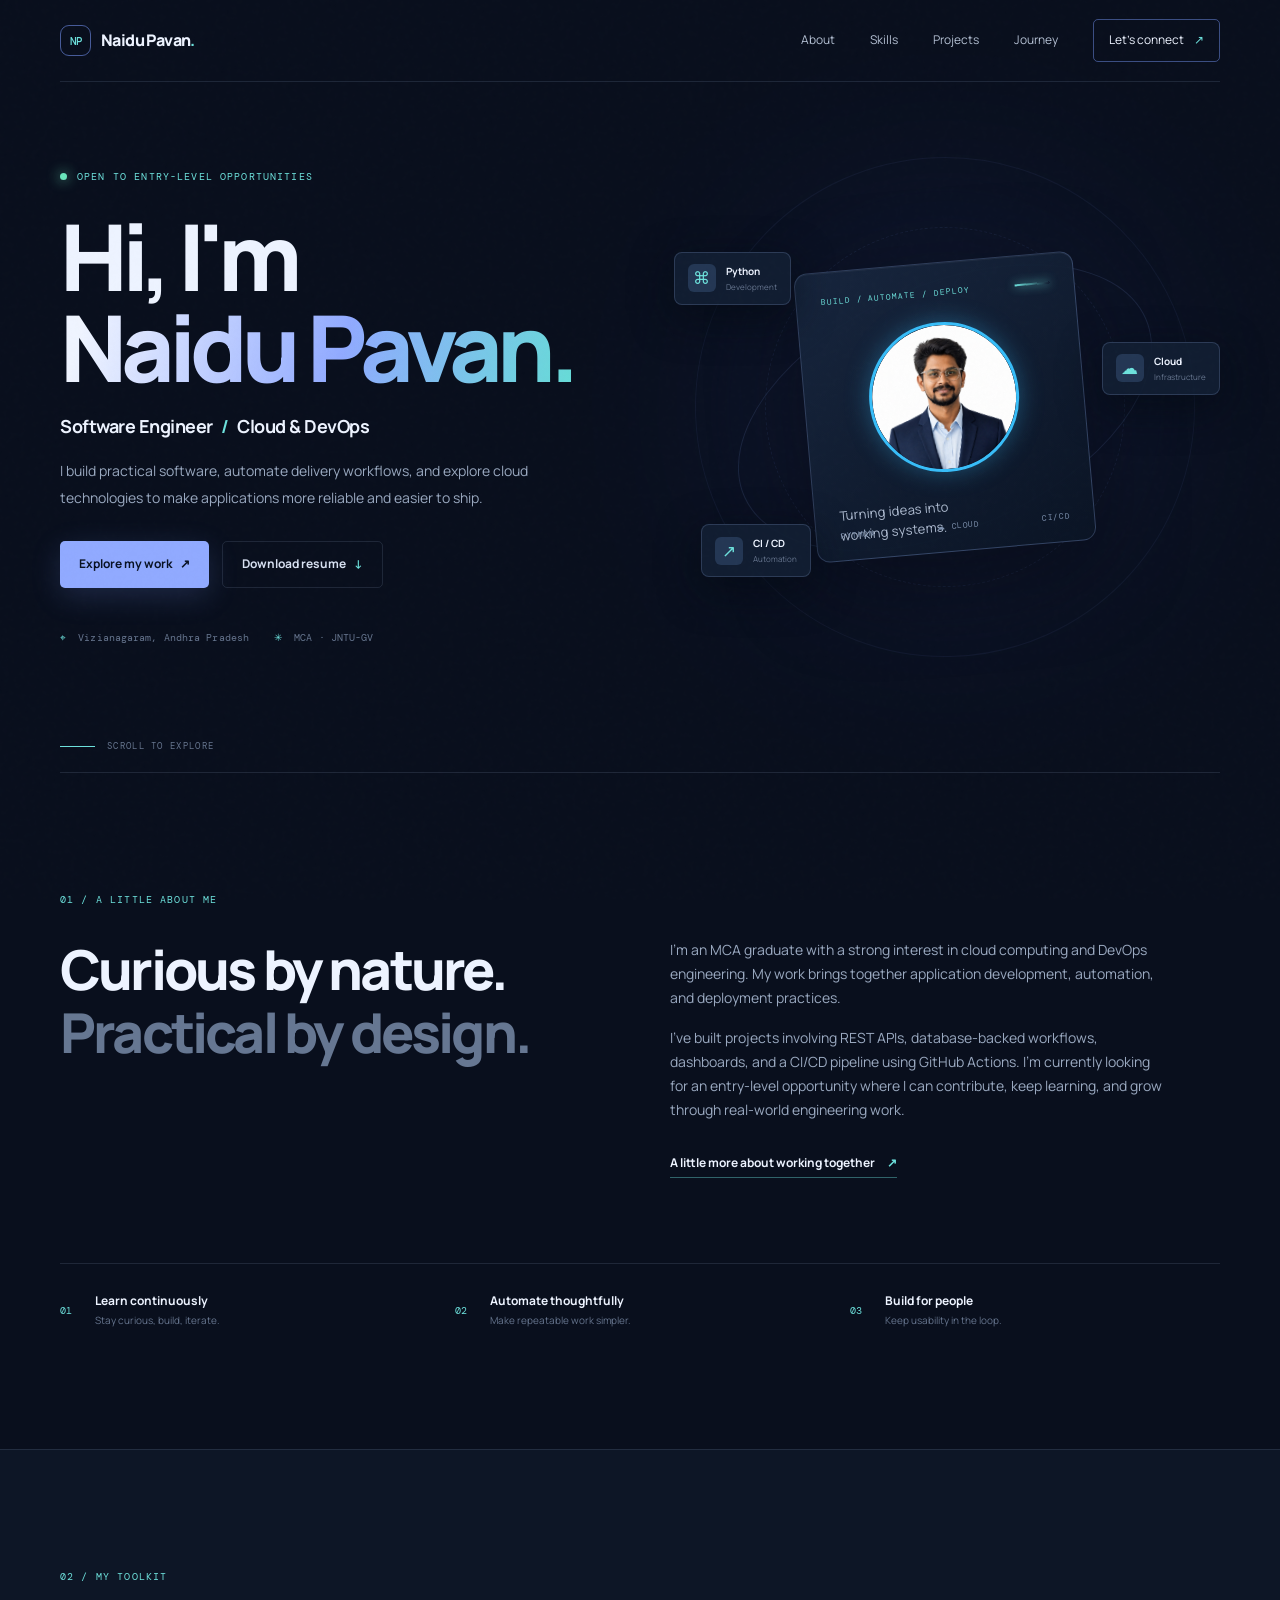
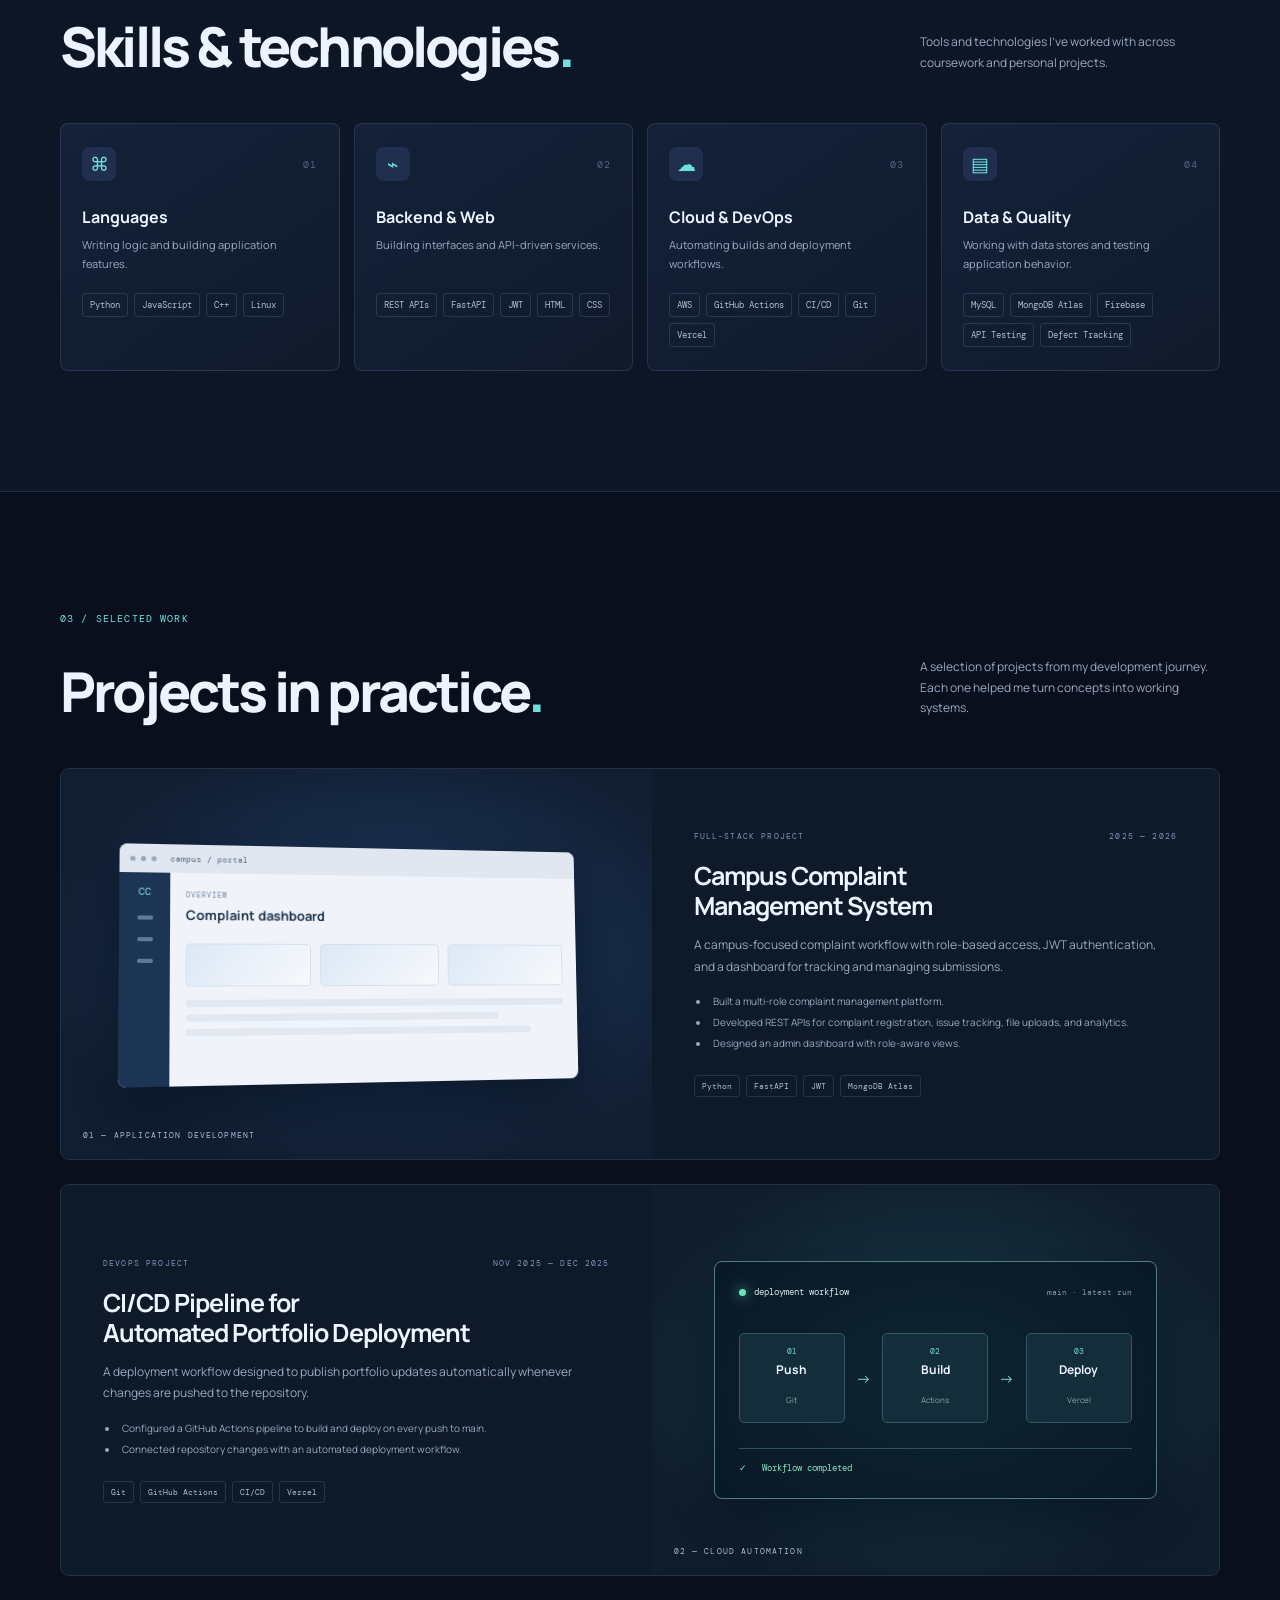
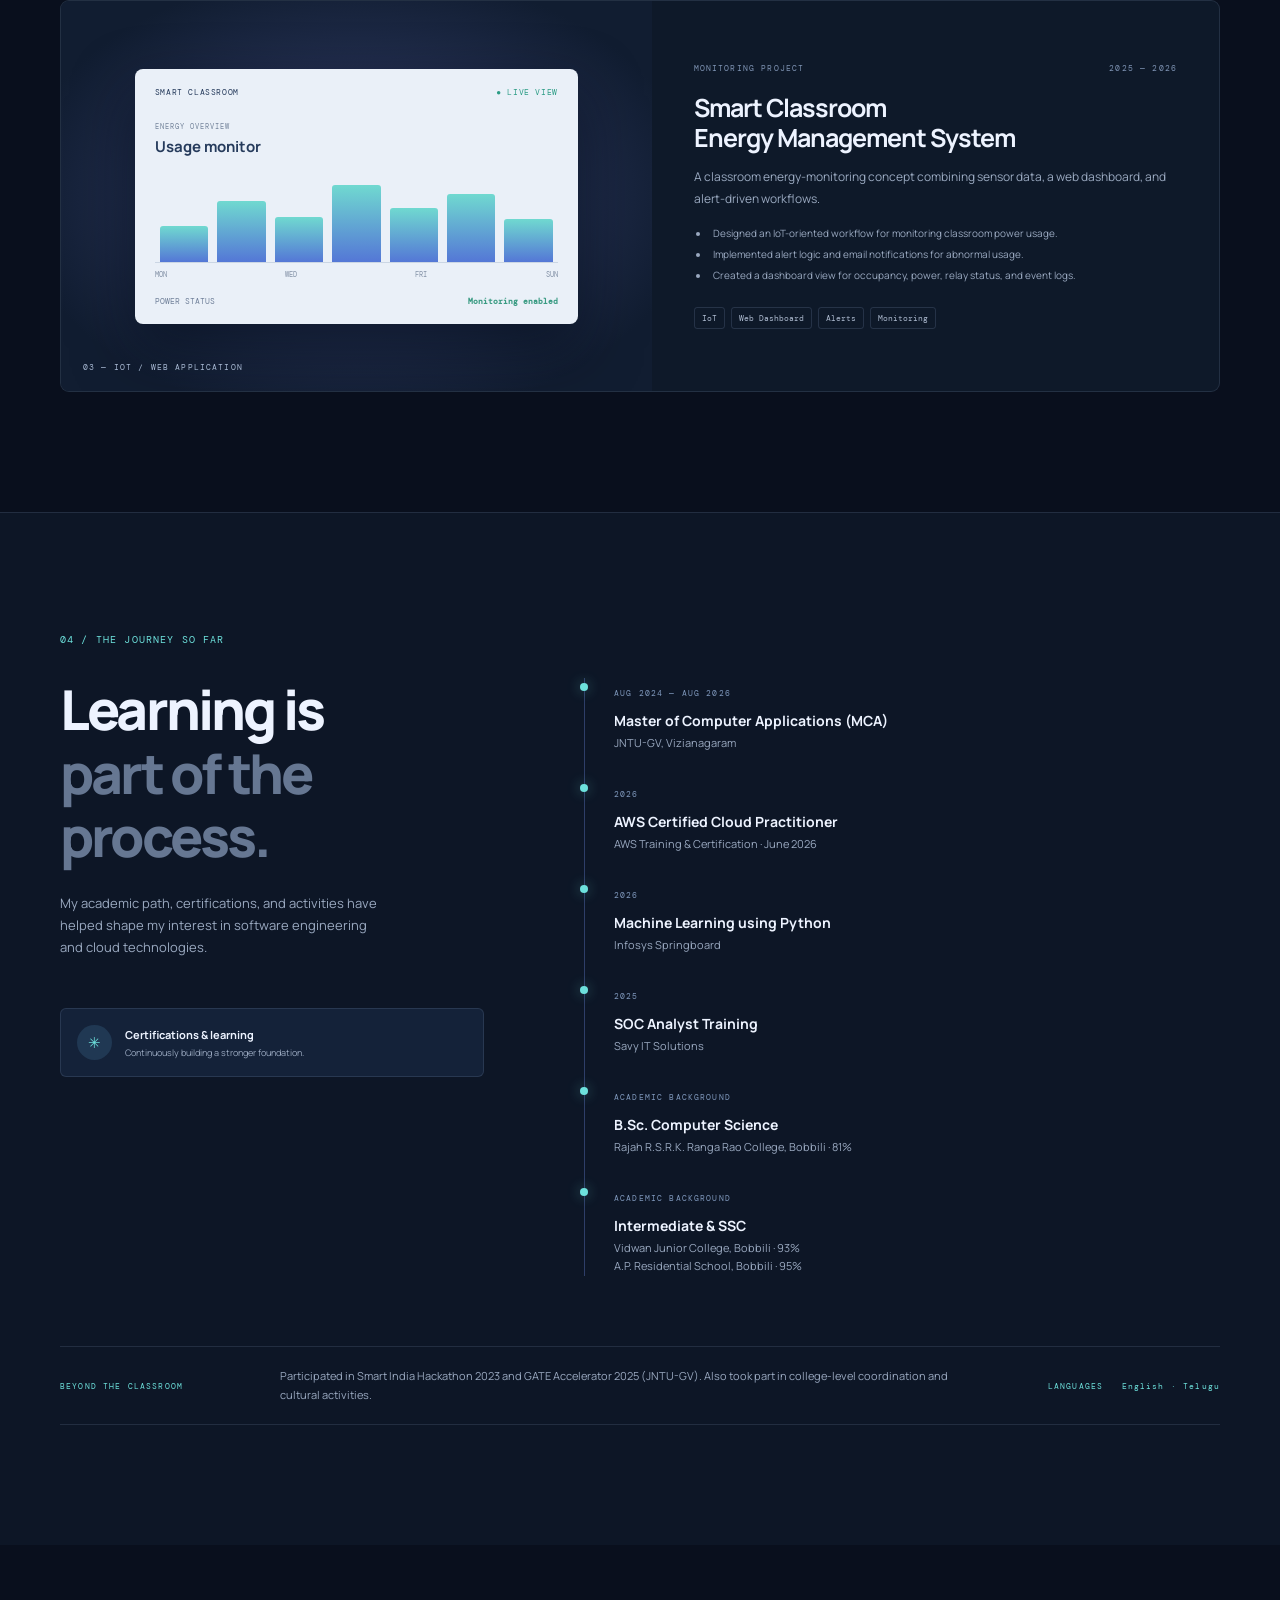
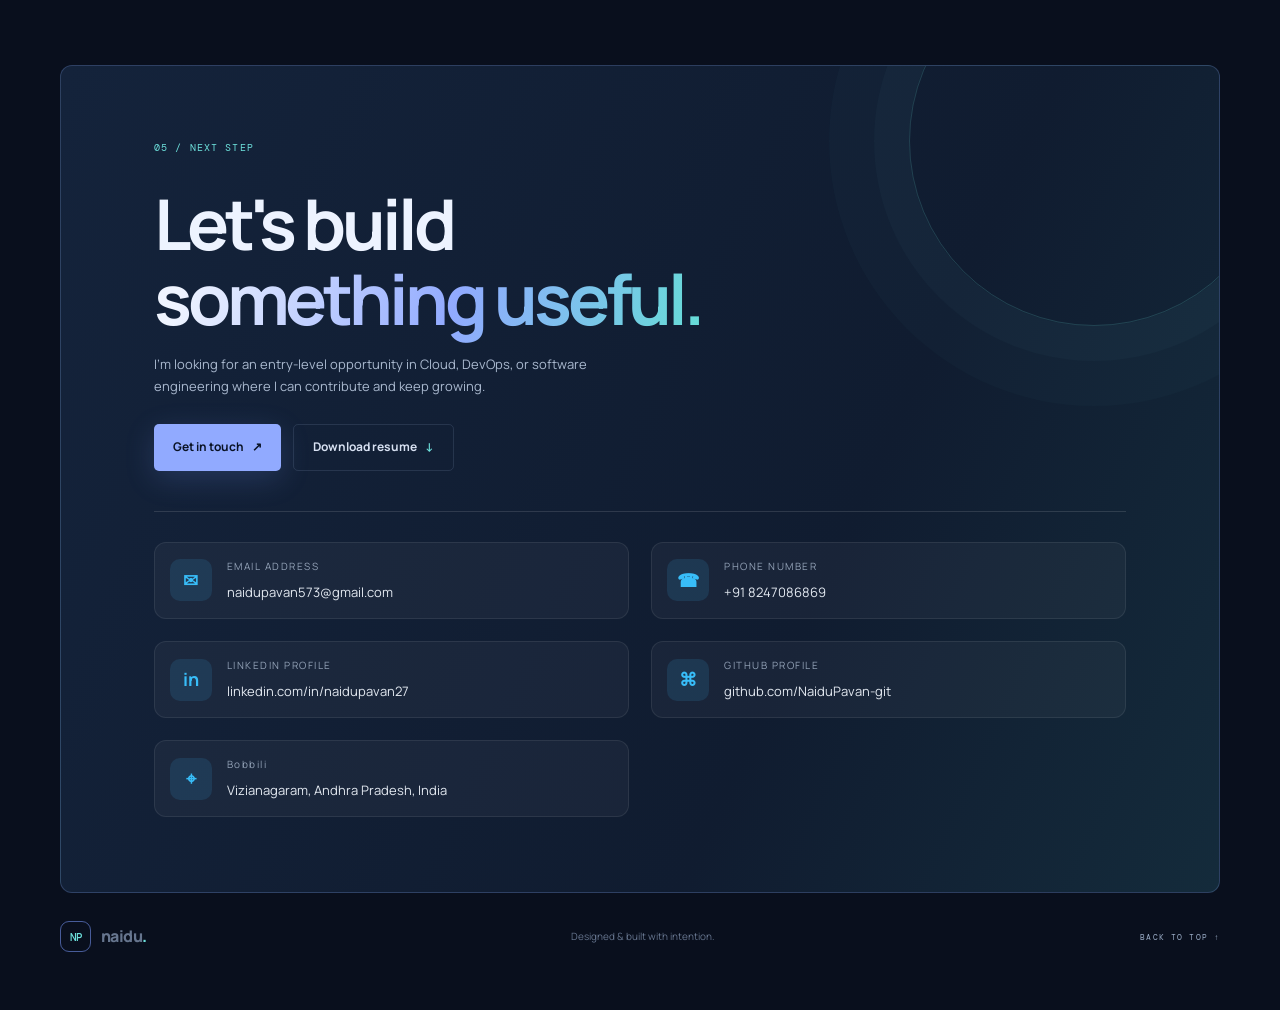
<file: index.html>
<!doctype html>
<html lang="en">
<head>
  <meta charset="utf-8"><meta name="viewport" content="width=device-width, initial-scale=1">
  <meta name="description" content="Naidu Pavan — Software Engineer focused on Cloud, DevOps, Python and automation. Explore projects, skills, education and certifications.">
  <meta name="theme-color" content="#0a1020">
  <meta property="og:title" content="Naidu Pavan | Software Engineer · Cloud & DevOps">
  <meta property="og:description" content="Building reliable applications and automated cloud workflows.">
  <title>Naidu Pavan — Software Engineer | Cloud & DevOps</title>
  <link rel="preconnect" href="https://fonts.googleapis.com"><link rel="preconnect" href="https://fonts.gstatic.com" crossorigin>
  <link href="https://fonts.googleapis.com/css2?family=DM+Mono:wght@400;500&family=Manrope:wght@400;500;600;700;800&display=swap" rel="stylesheet">
  <link rel="stylesheet" href="styles.css">
  <script type="application/ld+json">{"@context":"https://schema.org","@type":"Person","name":"Naidu Pavan","jobTitle":"Software Engineer | Cloud & DevOps","address":{"@type":"PostalAddress","addressLocality":"Vizianagaram","addressRegion":"Andhra Pradesh","addressCountry":"IN"},"knowsAbout":["Python","Linux","Cloud Computing","DevOps","CI/CD","AWS","GitHub Actions","REST APIs"]}</script>
</head>
<body>
  <div class="noise" aria-hidden="true"></div>
  <header class="site-header" id="top">
    <a class="brand" href="#top" aria-label="Naidu Pavan home"><span class="brand-mark">NP</span><span>Naidu Pavan<span class="brand-dot">.</span></span></a>
    <button class="menu-toggle" aria-label="Open navigation" aria-expanded="false"><span></span><span></span></button>
    <nav class="nav" aria-label="Main navigation">
      <a href="#about">About</a><a href="#skills">Skills</a><a href="#work">Projects</a><a href="#journey">Journey</a><a class="nav-cta" href="#contact">Let's connect <span>↗</span></a>
    </nav>
  </header>
  <main>
    <section class="hero section-wrap">
      <div class="hero-copy reveal">
        <div class="eyebrow"><span class="status-dot"></span> OPEN TO ENTRY-LEVEL OPPORTUNITIES</div>
        <h1>Hi, I'm<br><span class="gradient-text">Naidu Pavan.</span></h1>
        <p class="hero-role">Software Engineer <span class="slash">/</span> Cloud &amp; DevOps</p>
        <p class="hero-lede">I build practical software, automate delivery workflows, and explore cloud technologies to make applications more reliable and easier to ship.</p>
        <div class="hero-actions"><a class="button button-primary" href="#work">Explore my work <span>↗</span></a><a class="button button-quiet" href="assets/Naidu_Pavan_Resume%20SE.pdf" download>Download resume <span>↓</span></a></div>
        <div class="hero-meta"><span><i class="meta-icon">⌖</i> Vizianagaram, Andhra Pradesh</span><span><i class="meta-icon">✳</i> MCA · JNTU-GV</span></div>
      </div>
      <div class="hero-art reveal" aria-label="Abstract illustration representing cloud engineering and connected systems">
        <div class="orbit orbit-one"></div><div class="orbit orbit-two"></div><div class="orbit orbit-three"></div>
        <div class="core-card"><div class="core-top"><span class="mini-label">BUILD / AUTOMATE / DEPLOY</span><span class="pulse-line"></span></div>
        <div class="profile-photo">
            <img src="images/Pavan.jpg" alt="Naidu Pavan Profile Picture">
        </div>
        <div class="core-caption">Turning ideas into<br>working systems.</div><div class="core-bottom"><span>PYTHON</span><span>☁ CLOUD</span><span>CI/CD</span></div></div>
        <div class="float-chip chip-python"><span class="chip-symbol">⌘</span><span><b>Python</b><small>Development</small></span></div>
        <div class="float-chip chip-cloud"><span class="chip-symbol">☁</span><span><b>Cloud</b><small>Infrastructure</small></span></div>
        <div class="float-chip chip-pipeline"><span class="chip-symbol">↗</span><span><b>CI / CD</b><small>Automation</small></span></div>
        <div class="art-glow"></div>
      </div>
      <a class="scroll-cue" href="#about"><span class="scroll-line"></span> SCROLL TO EXPLORE</a>
    </section>

    <section class="intro section-wrap section-pad" id="about">
      <div class="section-kicker reveal">01 / A LITTLE ABOUT ME</div>
      <div class="intro-grid"><h2 class="section-title reveal">Curious by nature.<br><span class="muted-title">Practical by design.</span></h2><div class="intro-body reveal"><p>I'm an MCA graduate with a strong interest in cloud computing and DevOps engineering. My work brings together application development, automation, and deployment practices.</p><p>I've built projects involving REST APIs, database-backed workflows, dashboards, and a CI/CD pipeline using GitHub Actions. I'm currently looking for an entry-level opportunity where I can contribute, keep learning, and grow through real-world engineering work.</p><div class="text-link-row"><a href="#contact" class="text-link">A little more about working together <span>↗</span></a></div></div></div>
      <div class="principles reveal"><div><span class="principle-no">01</span><b>Learn continuously</b><small>Stay curious, build, iterate.</small></div><div><span class="principle-no">02</span><b>Automate thoughtfully</b><small>Make repeatable work simpler.</small></div><div><span class="principle-no">03</span><b>Build for people</b><small>Keep usability in the loop.</small></div></div>
    </section>

    <section class="skills-section section-pad" id="skills"><div class="section-wrap"><div class="section-kicker reveal">02 / MY TOOLKIT</div><div class="section-heading-row"><h2 class="section-title reveal">Skills &amp; technologies<span class="title-period">.</span></h2><p class="section-aside reveal">Tools and technologies I've worked with across coursework and personal projects.</p></div>
      <div class="skill-grid">
        <article class="skill-card reveal"><div class="skill-card-head"><span class="skill-icon">⌘</span><span class="card-index">01</span></div><h3>Languages</h3><p>Writing logic and building application features.</p><div class="tags"><span>Python</span><span>JavaScript</span><span>C++</span><span>Linux</span></div></article>
        <article class="skill-card reveal"><div class="skill-card-head"><span class="skill-icon">⌁</span><span class="card-index">02</span></div><h3>Backend &amp; Web</h3><p>Building interfaces and API-driven services.</p><div class="tags"><span>REST APIs</span><span>FastAPI</span><span>JWT</span><span>HTML</span><span>CSS</span></div></article>
        <article class="skill-card reveal"><div class="skill-card-head"><span class="skill-icon">☁</span><span class="card-index">03</span></div><h3>Cloud &amp; DevOps</h3><p>Automating builds and deployment workflows.</p><div class="tags"><span>AWS</span><span>GitHub Actions</span><span>CI/CD</span><span>Git</span><span>Vercel</span></div></article>
        <article class="skill-card reveal"><div class="skill-card-head"><span class="skill-icon">▤</span><span class="card-index">04</span></div><h3>Data &amp; Quality</h3><p>Working with data stores and testing application behavior.</p><div class="tags"><span>MySQL</span><span>MongoDB Atlas</span><span>Firebase</span><span>API Testing</span><span>Defect Tracking</span></div></article>
      </div>
    </div></section>

    <section class="work-section section-pad" id="work"><div class="section-wrap"><div class="section-kicker reveal">03 / SELECTED WORK</div><div class="section-heading-row"><h2 class="section-title reveal">Projects in practice<span class="title-period">.</span></h2><p class="section-aside reveal">A selection of projects from my development journey. Each one helped me turn concepts into working systems.</p></div>
      <div class="project-list">
        <article class="project-card reveal"><div class="project-visual visual-campus"><div class="visual-window"><div class="window-bar"><i></i><i></i><i></i><span>campus / portal</span></div><div class="mock-layout"><div class="mock-side"><b>CC</b><i></i><i></i><i></i></div><div class="mock-main"><small>OVERVIEW</small><b>Complaint dashboard</b><div class="mock-stats"><span></span><span></span><span></span></div><div class="mock-table"><i></i><i></i><i></i></div></div></div></div><span class="visual-caption">01 — APPLICATION DEVELOPMENT</span></div><div class="project-info"><div class="project-topline"><span>FULL-STACK PROJECT</span><span>2025 — 2026</span></div><h3>Campus Complaint<br>Management System</h3><p>A campus-focused complaint workflow with role-based access, JWT authentication, and a dashboard for tracking and managing submissions.</p><ul class="project-points"><li>Built a multi-role complaint management platform.</li><li>Developed REST APIs for complaint registration, issue tracking, file uploads, and analytics.</li><li>Designed an admin dashboard with role-aware views.</li></ul><div class="project-tags"><span>Python</span><span>FastAPI</span><span>JWT</span><span>MongoDB Atlas</span></div></div></article>
        <article class="project-card project-reverse reveal"><div class="project-visual visual-pipeline"><div class="pipeline-board"><div class="pipeline-title"><span class="green-dot"></span> deployment workflow <small>main · latest run</small></div><div class="pipeline-steps"><div class="pipeline-step"><span>01</span><b>Push</b><small>Git</small></div><i>→</i><div class="pipeline-step"><span>02</span><b>Build</b><small>Actions</small></div><i>→</i><div class="pipeline-step"><span>03</span><b>Deploy</b><small>Vercel</small></div></div><div class="pipeline-success">✓ &nbsp; Workflow completed</div></div><span class="visual-caption">02 — CLOUD AUTOMATION</span></div><div class="project-info"><div class="project-topline"><span>DEVOPS PROJECT</span><span>NOV 2025 — DEC 2025</span></div><h3>CI/CD Pipeline for<br>Automated Portfolio Deployment</h3><p>A deployment workflow designed to publish portfolio updates automatically whenever changes are pushed to the repository.</p><ul class="project-points"><li>Configured a GitHub Actions pipeline to build and deploy on every push to main.</li><li>Connected repository changes with an automated deployment workflow.</li></ul><div class="project-tags"><span>Git</span><span>GitHub Actions</span><span>CI/CD</span><span>Vercel</span></div></div></article>
        <article class="project-card reveal"><div class="project-visual visual-energy"><div class="energy-ui"><div class="energy-head"><span>SMART CLASSROOM</span><span class="live-label">● LIVE VIEW</span></div><div class="energy-reading"><small>ENERGY OVERVIEW</small><b>Usage monitor</b><div class="energy-bars"><i style="height:38%"></i><i style="height:65%"></i><i style="height:48%"></i><i style="height:82%"></i><i style="height:57%"></i><i style="height:72%"></i><i style="height:45%"></i></div><div class="energy-axis"><span>MON</span><span>WED</span><span>FRI</span><span>SUN</span></div></div><div class="energy-foot"><span>POWER STATUS</span><b>Monitoring enabled</b></div></div><span class="visual-caption">03 — IOT / WEB APPLICATION</span></div><div class="project-info"><div class="project-topline"><span>MONITORING PROJECT</span><span>2025 — 2026</span></div><h3>Smart Classroom<br>Energy Management System</h3><p>A classroom energy-monitoring concept combining sensor data, a web dashboard, and alert-driven workflows.</p><ul class="project-points"><li>Designed an IoT-oriented workflow for monitoring classroom power usage.</li><li>Implemented alert logic and email notifications for abnormal usage.</li><li>Created a dashboard view for occupancy, power, relay status, and event logs.</li></ul><div class="project-tags"><span>IoT</span><span>Web Dashboard</span><span>Alerts</span><span>Monitoring</span></div></div></article>
      </div>
    </div></section>

    <section class="journey-section section-pad" id="journey"><div class="section-wrap"><div class="section-kicker reveal">04 / THE JOURNEY SO FAR</div><div class="journey-grid"><div><h2 class="section-title reveal">Learning is<br><span class="muted-title">part of the process.</span></h2><p class="journey-intro reveal">My academic path, certifications, and activities have helped shape my interest in software engineering and cloud technologies.</p><div class="cert-panel reveal"><span class="cert-symbol">✳</span><div><b>Certifications &amp; learning</b><small>Continuously building a stronger foundation.</small></div></div></div><div class="timeline reveal"><div class="timeline-item"><span class="timeline-date">AUG 2024 — AUG 2026</span><h3>Master of Computer Applications (MCA)</h3><p>JNTU-GV, Vizianagaram</p></div><div class="timeline-item"><span class="timeline-date">2026</span><h3>AWS Certified Cloud Practitioner</h3><p>AWS Training &amp; Certification · June 2026</p></div><div class="timeline-item"><span class="timeline-date">2026</span><h3>Machine Learning using Python</h3><p>Infosys Springboard</p></div><div class="timeline-item"><span class="timeline-date">2025</span><h3>SOC Analyst Training</h3><p>Savy IT Solutions</p></div><div class="timeline-item"><span class="timeline-date">ACADEMIC BACKGROUND</span><h3>B.Sc. Computer Science</h3><p>Rajah R.S.R.K. Ranga Rao College, Bobbili · 81%</p></div><div class="timeline-item"><span class="timeline-date">ACADEMIC BACKGROUND</span><h3>Intermediate &amp; SSC</h3><p>Vidwan Junior College, Bobbili · 93%<br>A.P. Residential School, Bobbili · 95%</p></div></div></div><div class="activities reveal"><span>BEYOND THE CLASSROOM</span><p>Participated in Smart India Hackathon 2023 and GATE Accelerator 2025 (JNTU-GV). Also took part in college-level coordination and cultural activities.</p><span class="language-line">LANGUAGES &nbsp; English · Telugu</span></div></div></section>

<section class="contact-section section-pad" id="contact">
  <div class="section-wrap">

    <div class="contact-card reveal">
      <div class="contact-orb"></div>

      <div class="section-kicker">05 / NEXT STEP</div>

      <h2>Let's build<br>
        <span class="gradient-text">something useful.</span>
      </h2>

      <p>
        I'm looking for an entry-level opportunity in Cloud, DevOps,
        or software engineering where I can contribute and keep growing.
      </p>

      <div class="contact-actions">
        <a class="button button-primary"
           href="mailto:naidupavan573@gmail.com">
          Get in touch <span>↗</span>
        </a>

        <a class="button button-quiet"
           href="assets/Naidu_Pavan_Resume%20SE.pdf" download>
          Download resume <span>↓</span>
        </a>
      </div>

      <!-- COMPLETE CONTACT DETAILS -->

      <div class="contact-details">

        <div class="contact-item">
          <span class="contact-icon">✉</span>
          <div>
            <small>EMAIL ADDRESS</small>
            <a href="mailto:naidupavan573@gmail.com">
              naidupavan573@gmail.com
            </a>
          </div>
        </div>

        <div class="contact-item">
          <span class="contact-icon">☎</span>
          <div>
            <small>PHONE NUMBER</small>
            <a href="tel:+918247086869">
              +91 8247086869
            </a>
          </div>
        </div>

        <div class="contact-item">
          <span class="contact-icon">in</span>
          <div>
            <small>LINKEDIN PROFILE</small>
            <a href="https://www.linkedin.com/in/naidupavan27/"
               target="_blank" rel="noopener noreferrer">
              linkedin.com/in/naidupavan27
            </a>
          </div>
        </div>

        <div class="contact-item">
          <span class="contact-icon">⌘</span>
          <div>
            <small>GITHUB PROFILE</small>
            <a href="https://github.com/NaiduPavan-git"
               target="_blank" rel="noopener noreferrer">
              github.com/NaiduPavan-git
            </a>
          </div>
        </div>

        <div class="contact-item">
          <span class="contact-icon">⌖</span>
          <div>
            <small>Bobbili</small>
            <span>Vizianagaram, Andhra Pradesh, India</span>
          </div>
        </div>

      </div>

    </div>

    <footer class="footer">
      <a class="brand" href="#top">
        <span class="brand-mark">NP</span>
        <span>naidu<span class="brand-dot">.</span></span>
      </a>

      <span>Designed &amp; built with intention.</span>

      <a href="#top" class="back-top">BACK TO TOP ↑</a>
    </footer>

  </div>
</section>

</main>
  <script src="script.js"></script>
</body></html>
</file>
<file: styles.css>
:root{--bg:#090f1d;--panel:#101a2b;--panel2:#121f33;--text:#edf3ff;--muted:#9aa9c0;--faint:#66758e;--line:rgba(179,201,237,.13);--blue:#7b9cff;--cyan:#6de1dc;--font:'Manrope',sans-serif;--mono:'DM Mono',monospace}*{box-sizing:border-box}html{scroll-behavior:smooth;scroll-padding-top:90px}body{margin:0;background:var(--bg);color:var(--text);font-family:var(--font);font-size:15px;line-height:1.7;overflow-x:hidden}a{color:inherit;text-decoration:none}.noise{position:fixed;inset:0;pointer-events:none;z-index:20;opacity:.025;background-image:url("data:image/svg+xml,%3Csvg viewBox='0 0 180 180' xmlns='http://www.w3.org/2000/svg'%3E%3Cfilter id='n'%3E%3CfeTurbulence type='fractalNoise' baseFrequency='.9' numOctaves='3' stitchTiles='stitch'/%3E%3C/filter%3E%3Crect width='100%25' height='100%25' filter='url(%23n)' opacity='.5'/%3E%3C/svg%3E")}.section-wrap{width:min(1160px,calc(100% - 64px));margin:auto}.section-pad{padding:120px 0}.site-header{height:82px;width:min(1160px,calc(100% - 64px));margin:auto;display:flex;align-items:center;justify-content:space-between;border-bottom:1px solid var(--line);position:relative;z-index:30}.brand{display:inline-flex;align-items:center;gap:10px;font-weight:800;font-size:16px;letter-spacing:-.6px}.brand-mark{width:31px;height:31px;border:1px solid rgba(123,156,255,.55);border-radius:9px;display:grid;place-items:center;color:var(--cyan);font:500 11px var(--mono);letter-spacing:-1px}.brand-dot,.title-period{color:var(--cyan)}.nav{display:flex;align-items:center;gap:35px;font-size:12px;color:#b4c0d3}.nav a{transition:color .2s}.nav a:hover{color:white}.nav .nav-cta{border:1px solid rgba(123,156,255,.45);padding:10px 15px;border-radius:5px;color:var(--text)}.nav-cta span,.button span{margin-left:8px;color:var(--cyan)}.menu-toggle{display:none;background:none;border:0}.hero{min-height:690px;position:relative;display:grid;grid-template-columns:1fr .9fr;align-items:center;padding-top:35px;padding-bottom:75px}.eyebrow,.section-kicker,.mini-label,.card-index,.project-topline,.visual-caption,.timeline-date,.activities>span,.contact-location>span,.back-top{font:10px var(--mono);letter-spacing:1.15px;color:var(--cyan)}.eyebrow{display:flex;align-items:center;gap:10px}.status-dot,.green-dot{width:7px;height:7px;background:#69e5bb;border-radius:50%;box-shadow:0 0 13px #69e5bb;display:inline-block}.hero h1{font-size:clamp(58px,7.2vw,94px);line-height:.99;letter-spacing:-6px;margin:28px 0 18px;font-weight:800}.gradient-text{background:linear-gradient(105deg,#eff4ff 6%,#91aaff 55%,#65ddd6 100%);-webkit-background-clip:text;background-clip:text;color:transparent}.hero-role{font-size:18px;font-weight:700;letter-spacing:-.5px;margin:0 0 16px}.slash{color:var(--cyan);padding:0 5px}.hero-lede{max-width:490px;color:var(--muted);font-size:14px;line-height:1.9}.hero-actions{display:flex;gap:13px;margin-top:30px;flex-wrap:wrap}.button{height:47px;padding:0 19px;display:inline-flex;align-items:center;justify-content:center;border-radius:5px;font-size:12px;font-weight:700;transition:transform .25s,background .25s,border .25s}.button:hover{transform:translateY(-3px)}.button-primary{background:#91aaff;color:#091224;box-shadow:0 8px 30px rgba(123,156,255,.18)}.button-primary span{color:#091224}.button-quiet{border:1px solid var(--line);color:#d8e1f2}.button-quiet:hover{border-color:var(--blue)}.hero-meta{display:flex;gap:25px;margin-top:43px;color:var(--faint);font:10px var(--mono);letter-spacing:.1px}.meta-icon{color:var(--cyan);font-style:normal;margin-right:6px}.hero-art{height:470px;position:relative;display:grid;place-items:center}.orbit{position:absolute;border:1px solid rgba(129,160,231,.14);border-radius:50%;transform:rotate(-24deg)}.orbit-one{width:440px;height:245px}.orbit-two{width:360px;height:360px;border-style:dashed;opacity:.65}.orbit-three{width:500px;height:500px;border-color:rgba(129,160,231,.07)}.core-card{width:280px;height:290px;background:linear-gradient(145deg,rgba(24,39,63,.96),rgba(11,21,37,.96));border:1px solid rgba(147,176,236,.25);border-radius:13px;position:relative;z-index:2;padding:24px;box-shadow:0 25px 90px rgba(0,0,0,.35),inset 0 1px rgba(255,255,255,.05);transform:rotate(-5deg)}.core-top{display:flex;align-items:center;justify-content:space-between}.mini-label{font-size:8px;letter-spacing:1px}.pulse-line{width:35px;height:2px;background:linear-gradient(90deg,var(--cyan),transparent);box-shadow:0 0 10px var(--cyan)}.core-initials{font-size:100px;font-weight:800;letter-spacing:-10px;line-height:1.2;margin-top:30px;color:#e9f0ff}.core-initials span{color:var(--cyan)}.core-caption{font-size:13px;color:#aebbd0;line-height:1.5}.core-bottom{display:flex;justify-content:space-between;position:absolute;bottom:20px;left:24px;right:24px;color:#7d90ad;font:8px var(--mono);letter-spacing:.6px}.float-chip{position:absolute;z-index:4;background:rgba(18,31,51,.95);border:1px solid rgba(150,178,235,.2);border-radius:8px;padding:10px 13px;display:flex;align-items:center;gap:10px;box-shadow:0 12px 40px #050a13aa;animation:float 6s ease-in-out infinite}.float-chip b{display:block;font-size:10px}.float-chip small{display:block;color:var(--faint);font-size:8px}.chip-symbol{width:28px;height:28px;display:grid;place-items:center;border-radius:6px;background:#243754;color:var(--cyan);font-size:17px}.chip-python{top:80px;left:3px}.chip-cloud{right:0;top:170px;animation-delay:-2s}.chip-pipeline{bottom:65px;left:30px;animation-delay:-4s}.art-glow{position:absolute;width:300px;height:300px;background:#536fff;filter:blur(130px);opacity:.17;border-radius:50%}.scroll-cue{position:absolute;bottom:20px;left:0;color:var(--faint);font:9px var(--mono);letter-spacing:1.3px;display:flex;align-items:center;gap:12px}.scroll-line{width:35px;height:1px;background:var(--cyan)}.section-kicker{margin-bottom:32px}.intro{border-top:1px solid var(--line)}.intro-grid{display:grid;grid-template-columns:1fr 1fr;gap:60px}.section-title{font-size:clamp(35px,4.4vw,55px);line-height:1.15;letter-spacing:-2.8px;margin:0;font-weight:800}.muted-title{color:#667792}.intro-body{max-width:500px;color:var(--muted);font-size:14px}.intro-body p{margin:0 0 17px}.text-link{font-size:12px;color:var(--text);font-weight:700;border-bottom:1px solid rgba(109,225,220,.4);padding-bottom:6px}.text-link span{color:var(--cyan);margin-left:10px}.text-link-row{margin-top:28px}.principles{display:grid;grid-template-columns:repeat(3,1fr);gap:25px;margin-top:90px;padding-top:27px;border-top:1px solid var(--line)}.principles>div{display:grid;grid-template-columns:35px 1fr;align-items:center}.principle-no{grid-row:span 2;color:var(--cyan);font:10px var(--mono)}.principles b{font-size:12px}.principles small{color:var(--faint);font-size:10px}.skills-section{background:#0d1626;border-top:1px solid var(--line);border-bottom:1px solid var(--line)}.section-heading-row{display:flex;justify-content:space-between;align-items:end;margin-bottom:45px;gap:30px}.section-aside{max-width:300px;color:var(--muted);font-size:12px;margin:0 0 5px}.skill-grid{display:grid;grid-template-columns:repeat(4,1fr);gap:14px}.skill-card{background:linear-gradient(145deg,#142139,#101a2b);border:1px solid var(--line);border-radius:8px;padding:23px 21px;min-height:240px;transition:transform .25s,border-color .25s}.skill-card:hover{transform:translateY(-5px);border-color:rgba(123,156,255,.5)}.skill-card-head{display:flex;justify-content:space-between;align-items:center}.skill-icon{width:34px;height:34px;border-radius:8px;background:rgba(123,156,255,.12);display:grid;place-items:center;color:var(--cyan);font-size:19px}.card-index{color:#536783}.skill-card h3{font-size:16px;margin:23px 0 5px}.skill-card p{font-size:11px;color:var(--muted);min-height:40px;margin:0 0 17px}.tags,.project-tags{display:flex;flex-wrap:wrap;gap:6px}.tags span,.project-tags span{font:9px var(--mono);color:#aebbd0;padding:5px 7px;border:1px solid rgba(159,183,227,.16);border-radius:3px}.work-section{background:var(--bg)}.project-list{display:grid;gap:24px}.project-card{display:grid;grid-template-columns:1.02fr .98fr;min-height:390px;border:1px solid var(--line);border-radius:9px;overflow:hidden;background:#0e1929}.project-visual{position:relative;min-height:390px;display:grid;place-items:center;overflow:hidden}.visual-campus{background:radial-gradient(ellipse at 55% 48%,#304e75 0,#172c49 42%,#111d31 78%)}.visual-pipeline{background:radial-gradient(ellipse at 50% 50%,#214e56 0,#142d3b 47%,#101d2c 80%)}.visual-energy{background:radial-gradient(ellipse at 50% 50%,#39426b 0,#202c4b 48%,#111d31 82%)}.visual-caption{position:absolute;bottom:19px;left:22px;font-size:8px;color:#a9bad4}.visual-window{width:78%;height:235px;background:#f0f4fa;border-radius:8px;overflow:hidden;box-shadow:0 25px 60px #02091488;transform:perspective(800px) rotateY(8deg) rotateX(3deg)}.window-bar{height:28px;background:#e0e7f0;display:flex;align-items:center;gap:5px;padding:0 10px}.window-bar i{width:5px;height:5px;border-radius:50%;background:#9aa9bc}.window-bar span{font:8px var(--mono);color:#52647d;margin-left:8px}.mock-layout{display:flex;height:calc(100% - 28px)}.mock-side{width:48px;background:#1c3554;display:flex;align-items:center;flex-direction:column;gap:17px;padding-top:12px}.mock-side b{font:10px var(--mono);color:#85e6dc}.mock-side i{width:15px;height:4px;border-radius:4px;background:#607a9a}.mock-main{padding:17px 15px;flex:1;color:#21334c}.mock-main small,.energy-reading small{display:block;font:7px var(--mono);color:#73839a;letter-spacing:1px}.mock-main>b{display:block;font-size:13px;margin:4px 0 17px}.mock-stats{display:flex;gap:9px}.mock-stats span{height:42px;flex:1;border-radius:4px;background:linear-gradient(130deg,#dce8f6,#f7f9fc);border:1px solid #d5e0ec}.mock-table{margin-top:13px;display:grid;gap:7px}.mock-table i{height:7px;background:#e1e8f1;border-radius:3px}.mock-table i:nth-child(2){width:82%}.mock-table i:nth-child(3){width:91%}.pipeline-board{width:78%;padding:24px;background:rgba(8,22,35,.72);border:1px solid #527d86;border-radius:8px;box-shadow:0 25px 60px #02091488}.pipeline-title{font:9px var(--mono);color:#d5e8ec;display:flex;align-items:center;gap:8px}.pipeline-title small{margin-left:auto;color:#7e9da8;font-size:8px}.pipeline-steps{display:flex;align-items:center;justify-content:space-between;margin:35px 0 25px}.pipeline-steps>i{color:#7eddd1;font-style:normal}.pipeline-step{width:27%;background:#142d3a;border:1px solid #315864;border-radius:5px;padding:12px 8px;text-align:center}.pipeline-step span{display:block;color:#76d9ce;font:8px var(--mono)}.pipeline-step b{display:block;font-size:12px;margin:4px 0}.pipeline-step small{font-size:8px;color:#8ca7b0}.pipeline-success{font:9px var(--mono);color:#8be0bd;border-top:1px solid #31505c;padding-top:13px}.energy-ui{width:75%;background:#eaf0f8;border-radius:8px;padding:18px 20px;box-shadow:0 25px 60px #02091488;color:#263b5c}.energy-head{display:flex;justify-content:space-between;font:8px var(--mono);letter-spacing:.6px}.live-label{color:#2c9c85}.energy-reading{margin-top:25px}.energy-reading>b{display:block;font-size:15px;margin-top:3px}.energy-bars{height:95px;display:flex;align-items:end;gap:9px;border-bottom:1px solid #cbd6e4;margin-top:8px;padding:0 5px}.energy-bars i{flex:1;background:linear-gradient(0deg,#5477d6,#70d9d0);border-radius:3px 3px 0 0}.energy-axis{display:flex;justify-content:space-between;color:#8492a7;font:7px var(--mono);padding-top:7px}.energy-foot{display:flex;justify-content:space-between;margin-top:17px;font:8px var(--mono);color:#71819a}.energy-foot b{color:#3a9b83}.project-info{padding:39px 42px;display:flex;flex-direction:column;justify-content:center}.project-topline{display:flex;justify-content:space-between;gap:10px;font-size:8px;color:#7f94b4}.project-info h3{font-size:25px;line-height:1.2;letter-spacing:-1px;margin:20px 0 13px}.project-info>p{font-size:12px;color:var(--muted);line-height:1.8;margin:0 0 12px}.project-points{padding-left:16px;margin:0 0 20px;color:#9aa9c0;font-size:10px;line-height:1.8}.project-points li{padding-left:3px;margin:3px 0}.project-tags span{font-size:8px}.project-reverse .project-visual{order:2}.project-reverse .project-info{order:1}.journey-section{background:#0d1626;border-top:1px solid var(--line)}.journey-grid{display:grid;grid-template-columns:.8fr 1.2fr;gap:100px}.journey-intro{color:var(--muted);font-size:13px;max-width:330px;margin-top:24px}.cert-panel{display:flex;align-items:center;gap:13px;margin-top:50px;padding:16px;background:#142239;border:1px solid var(--line);border-radius:6px}.cert-symbol{width:35px;height:35px;border-radius:50%;display:grid;place-items:center;color:var(--cyan);background:#203853}.cert-panel b,.cert-panel small{display:block}.cert-panel b{font-size:11px}.cert-panel small{font-size:9px;color:var(--muted)}.timeline{border-left:1px solid rgba(123,156,255,.3);padding-left:29px;display:grid;gap:27px}.timeline-item{position:relative}.timeline-item:before{content:'';position:absolute;left:-34px;top:5px;width:8px;height:8px;border-radius:50%;background:var(--cyan);box-shadow:0 0 13px rgba(109,225,220,.45)}.timeline-date{font-size:8px;color:#7f98bc}.timeline-item h3{font-size:14px;margin:5px 0 1px}.timeline-item p{font-size:11px;color:var(--muted);margin:0;line-height:1.7}.activities{margin-top:70px;padding:20px 0;border-top:1px solid var(--line);border-bottom:1px solid var(--line);display:grid;grid-template-columns:200px 1fr 220px;gap:20px;align-items:center}.activities>span{font-size:8px}.activities p{font-size:11px;color:var(--muted);margin:0}.language-line{text-align:right}.contact-section{padding-bottom:30px}.contact-card{position:relative;overflow:hidden;border:1px solid rgba(129,160,231,.25);border-radius:12px;padding:75px 8%;background:linear-gradient(115deg,#14233b,#101c30 65%,#142b3b)}.contact-card .section-kicker{position:relative;z-index:1}.contact-card h2{font-size:clamp(43px,6vw,70px);line-height:1.06;letter-spacing:-4px;margin:0 0 18px;position:relative;z-index:1}.contact-card>p{max-width:470px;color:#aab9cf;font-size:13px;position:relative;z-index:1}.contact-actions{display:flex;gap:12px;margin-top:27px;position:relative;z-index:1}.contact-location{margin-top:58px;display:flex;flex-direction:column;gap:4px;position:relative;z-index:1}.contact-location>span{font-size:8px}.contact-location b{font-size:11px;font-weight:600}.contact-orb{position:absolute;width:370px;height:370px;right:-60px;top:-110px;border-radius:50%;border:1px solid rgba(111,225,220,.18);box-shadow:0 0 0 35px rgba(111,225,220,.025),0 0 0 80px rgba(111,225,220,.02)}.footer{display:flex;justify-content:space-between;align-items:center;padding:28px 0;color:var(--faint);font-size:10px}.back-top{font-size:8px;color:#9aacc6}.reveal{opacity:0;transform:translateY(22px);transition:opacity .7s ease,transform .7s ease}.reveal.visible{opacity:1;transform:translateY(0)}@keyframes float{0%,100%{transform:translateY(0)}50%{transform:translateY(-10px)}}
@media(max-width:900px){.hero{grid-template-columns:1fr .8fr}.hero-art{transform:scale(.85);margin-left:-25px}.skill-grid{grid-template-columns:repeat(2,1fr)}.project-card{grid-template-columns:1fr 1fr}.project-info{padding:28px}.journey-grid{gap:50px}.activities{grid-template-columns:160px 1fr}.language-line{grid-column:2;text-align:left}}
@media(max-width:650px){.section-wrap,.site-header{width:calc(100% - 40px)}.site-header{height:70px}.menu-toggle{display:flex;flex-direction:column;gap:5px;padding:10px;z-index:2}.menu-toggle span{width:21px;height:1px;background:#eaf1ff}.nav{display:none;position:absolute;top:69px;left:-20px;right:-20px;background:#101a2b;border-bottom:1px solid var(--line);padding:22px 25px;flex-direction:column;align-items:stretch;gap:18px}.nav.open{display:flex}.nav .nav-cta{text-align:center}.hero{display:flex;flex-direction:column;align-items:stretch;min-height:auto;padding-top:80px;padding-bottom:80px}.hero h1{font-size:62px;letter-spacing:-4px}.hero-lede{font-size:13px}.hero-meta{flex-direction:column;gap:8px;margin-top:28px}.hero-art{height:340px;transform:scale(.75);transform-origin:center;margin:-5px -40px -10px}.orbit-three{width:420px;height:420px}.scroll-cue{bottom:20px}.section-pad{padding:82px 0}.section-kicker{margin-bottom:24px}.intro-grid,.journey-grid{grid-template-columns:1fr;gap:25px}.section-title{font-size:39px;letter-spacing:-2px}.principles{grid-template-columns:1fr;gap:17px;margin-top:50px}.principles>div{grid-template-columns:35px 1fr}.section-heading-row{display:block;margin-bottom:30px}.section-aside{margin-top:15px}.skill-grid{grid-template-columns:1fr 1fr;gap:9px}.skill-card{padding:17px 14px;min-height:240px}.skill-card h3{font-size:14px}.skill-card p{font-size:10px}.tags span{font-size:8px}.project-card{grid-template-columns:1fr}.project-visual{min-height:280px}.project-info{padding:27px 23px}.project-info h3{font-size:23px}.project-reverse .project-visual,.project-reverse .project-info{order:initial}.timeline{margin-left:4px}.cert-panel{margin-top:28px}.activities{grid-template-columns:1fr;gap:10px;margin-top:45px}.language-line{grid-column:auto;text-align:left}.contact-card{padding:52px 25px}.contact-card h2{font-size:48px;letter-spacing:-2.5px}.contact-card>p{font-size:12px}.contact-actions{flex-direction:column;align-items:stretch;max-width:240px}.contact-location{margin-top:42px}.footer{flex-wrap:wrap;gap:15px}.footer>span{order:3;width:100%}}
@media(max-width:380px){.hero h1{font-size:54px}.skill-grid{grid-template-columns:1fr}.hero-art{transform:scale(.65);margin-left:-60px;margin-right:-60px}.hero-actions{flex-direction:column;align-items:stretch;max-width:240px}}
@media(prefers-reduced-motion:reduce){html{scroll-behavior:auto}*,*::before,*::after{animation-duration:.01ms!important;animation-iteration-count:1!important;transition-duration:.01ms!important}.reveal{opacity:1;transform:none}}
/* Profile Photo Styling */
.profile-photo {
    width: 150px;
    height: 150px;
    margin: 25px auto;
    border-radius: 50%;
    overflow: hidden;
    border: 3px solid #38bdf8;
    box-shadow: 0 0 25px rgba(56, 189, 248, 0.35);
    transition: transform 0.4s ease, box-shadow 0.4s ease;
}

.profile-photo img {
    width: 100%;
    height: 100%;
    object-fit: cover;
    display: block;
    border-radius: 50%;
}

.profile-photo:hover {
    transform: scale(1.07);
    box-shadow: 0 0 35px rgba(56, 189, 248, 0.6);
}

/* Responsive */
@media (max-width: 600px) {
    .profile-photo {
        width: 120px;
        height: 120px;
    }
}

/* CONTACT DETAILS SECTION */

.contact-details {
    display: grid;
    grid-template-columns: repeat(2, 1fr);
    gap: 22px;
    margin-top: 40px;
    padding-top: 30px;
    border-top: 1px solid rgba(255,255,255,0.12);
    text-align: left;
}

.contact-item {
    display: flex;
    align-items: center;
    gap: 15px;
    padding: 15px;
    background: rgba(255,255,255,0.04);
    border: 1px solid rgba(255,255,255,0.08);
    border-radius: 12px;
    transition: all 0.3s ease;
}

.contact-item:hover {
    background: rgba(56,189,248,0.08);
    border-color: #38bdf8;
    transform: translateY(-4px);
}

.contact-icon {
    width: 42px;
    height: 42px;
    min-width: 42px;
    display: flex;
    align-items: center;
    justify-content: center;
    border-radius: 10px;
    background: rgba(56,189,248,0.12);
    color: #38bdf8;
    font-size: 18px;
    font-weight: 700;
}

.contact-item div {
    display: flex;
    flex-direction: column;
    gap: 6px;
    min-width: 0;
}

.contact-item small {
    font-size: 10px;
    letter-spacing: 1.5px;
    color: #94a3b8;
}

.contact-item a,
.contact-item div > span {
    color: #e2e8f0;
    font-size: 13px;
    text-decoration: none;
    overflow-wrap: anywhere;
}

.contact-item a:hover {
    color: #38bdf8;
}

/* MOBILE RESPONSIVE */

@media (max-width: 600px) {
    .contact-details {
        grid-template-columns: 1fr;
        gap: 12px;
    }

    .contact-item {
        padding: 13px;
    }
}


/* PROJECT DEMO AND GITHUB BUTTONS */

.project-links {
    display: flex;
    align-items: center;
    flex-wrap: wrap;
    gap: 12px;
    margin-top: 24px;
}

.project-btn {
    display: inline-flex;
    align-items: center;
    justify-content: center;
    padding: 11px 19px;
    border-radius: 8px;
    font-size: 13px;
    font-weight: 600;
    text-decoration: none;
    transition: all 0.3s ease;
}

.live-btn {
    background: #38bdf8;
    color: #07111f;
}

.live-btn:hover {
    background: #7dd3fc;
    transform: translateY(-3px);
}

.github-btn {
    background: rgba(255,255,255,0.06);
    color: #ffffff;
    border: 1px solid rgba(255,255,255,0.15);
}

.github-btn:hover {
    border-color: #38bdf8;
    color: #38bdf8;
    transform: translateY(-3px);
}

@media (max-width: 600px) {
    .project-links {
        gap: 10px;
    }

    .project-btn {
        padding: 10px 15px;
    }
}


/* Campus Complaint Project Screenshot */

.visual-campus {
    overflow: hidden;
    position: relative;
}

.project-screenshot {
    display: block;
    width: 100%;
    height: 100%;
    object-fit: contain;
    border-radius: 12px;
    transition: transform 0.4s ease;
}

.visual-campus:hover .project-screenshot {
    transform: scale(1.03);
}
</file>
